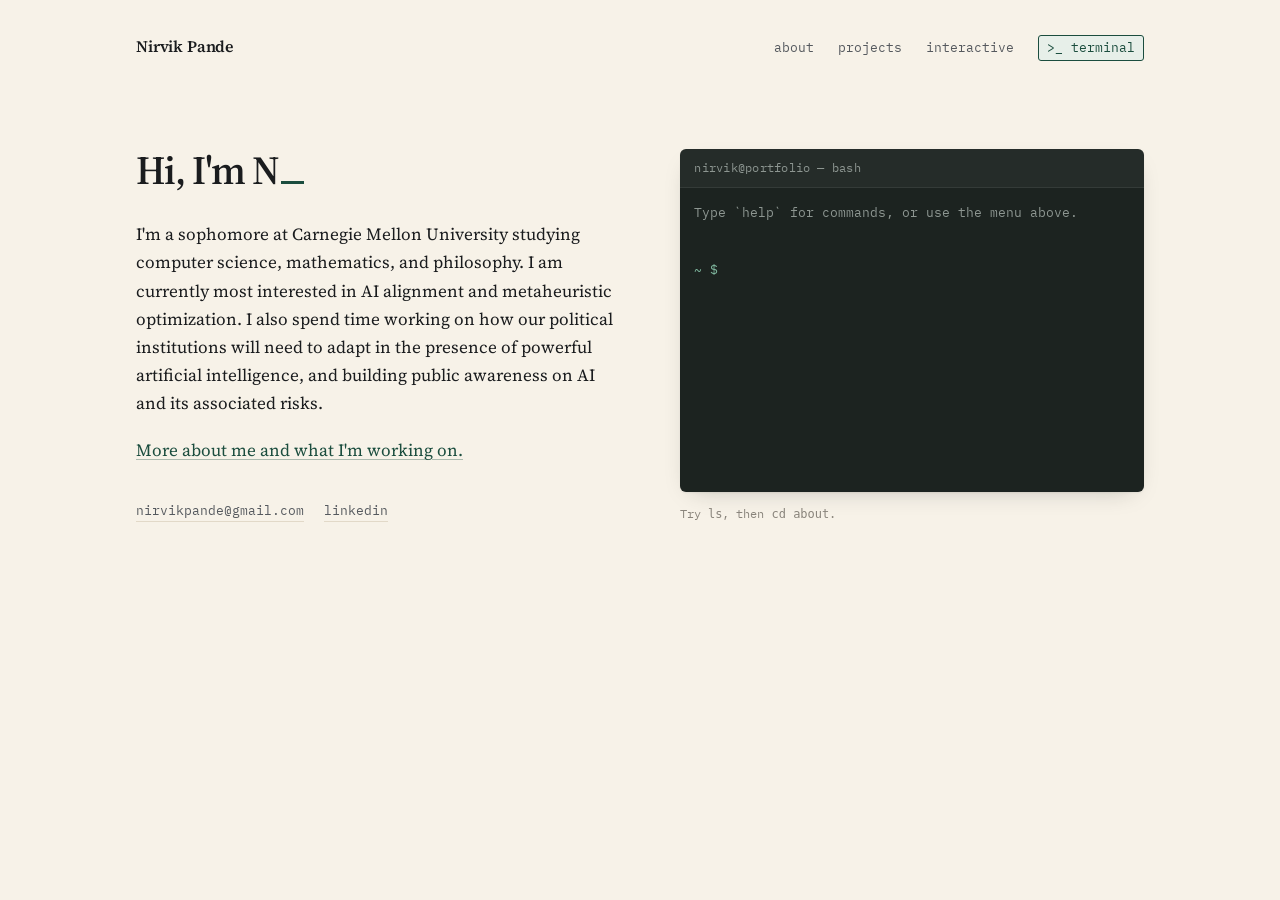
<file: index.html>
<!DOCTYPE html>
<html lang="en">
<head>
<meta charset="utf-8">
<meta name="viewport" content="width=device-width, initial-scale=1">
<title>Nirvik Pande</title>
<meta name="description" content="Nirvik Pande — computer science, mathematics, and philosophy at Carnegie Mellon.">
<meta name="theme-color" content="#F7F2E8">

<link rel="preconnect" href="https://fonts.googleapis.com">
<link rel="preconnect" href="https://fonts.gstatic.com" crossorigin>
<link href="https://fonts.googleapis.com/css2?family=IBM+Plex+Mono:wght@400;500&family=Source+Serif+4:opsz,wght@8..60,400;8..60,600&display=swap" rel="stylesheet">
<link rel="stylesheet" href="style.css?v=13">
</head>
<body data-terminal="open">

<header class="site-header">
  <p class="wordmark"><a href="index.html">Nirvik Pande</a></p>
  <nav aria-label="Primary">
    <ul>
      <li><a href="about.html">about</a></li>
      <li><a href="projects.html">projects</a></li>
      <li><a href="interactive.html">interactive</a></li>
    </ul>
  </nav>
</header>

<main class="shell">

  <div class="intro">
    <h1 data-type>Hi, I'm Nirvik.</h1>

    <p>I'm a sophomore at Carnegie Mellon University studying computer science,
    mathematics, and philosophy. I am currently most interested in AI alignment and
    metaheuristic optimization. I also spend time working on how our
    political institutions will need to adapt in the presence of powerful
    artificial intelligence, and building public awareness on AI and its
    associated risks.</p>

    <p><a href="about.html">More about me and what I'm working on.</a></p>

    <ul class="links">
      <li><a href="mailto:nirvikpande@gmail.com">nirvikpande@gmail.com</a></li>
      <li><a href="#">linkedin</a></li>
    </ul>
  </div>

  <div id="terminal-mount"></div>

</main>

<script src="terminal.js?v=13"></script>
</body>
</html>
</file>
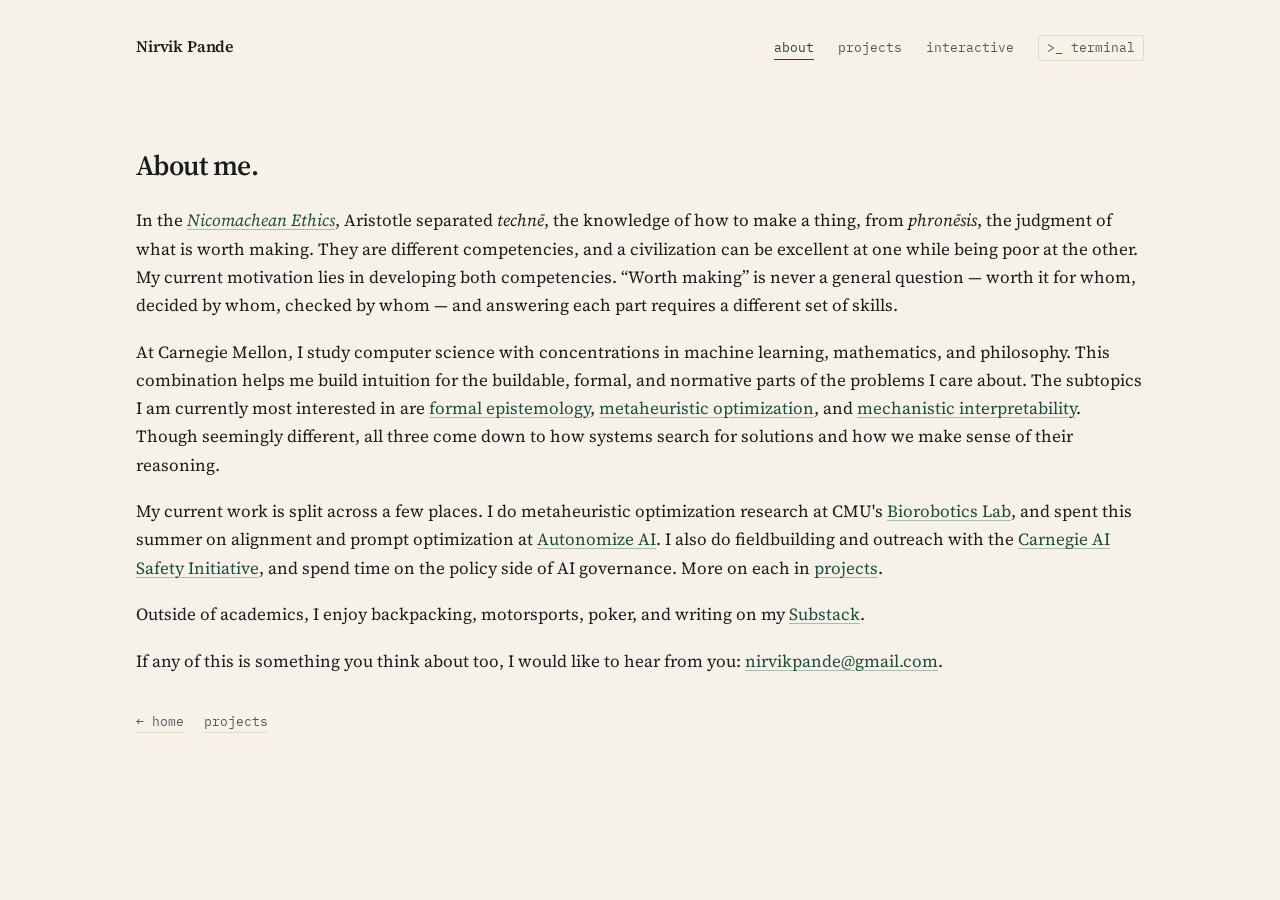
<file: about.html>
<!DOCTYPE html>
<html lang="en">
<head>
<meta charset="utf-8">
<meta name="viewport" content="width=device-width, initial-scale=1">
<title>About — Nirvik Pande</title>
<meta name="description" content="Why I work on AI safety, and what computer science, mathematics, and philosophy each contribute to the question.">
<meta name="theme-color" content="#F7F2E8">

<link rel="preconnect" href="https://fonts.googleapis.com">
<link rel="preconnect" href="https://fonts.gstatic.com" crossorigin>
<link href="https://fonts.googleapis.com/css2?family=IBM+Plex+Mono:wght@400;500&family=Source+Serif+4:opsz,wght@8..60,400;8..60,600&display=swap" rel="stylesheet">
<link rel="stylesheet" href="style.css?v=13">
</head>
<body>

<header class="site-header">
  <p class="wordmark"><a href="index.html">Nirvik Pande</a></p>
  <nav aria-label="Primary">
    <ul>
      <li><a href="about.html" aria-current="page">about</a></li>
      <li><a href="projects.html">projects</a></li>
      <li><a href="interactive.html">interactive</a></li>
    </ul>
  </nav>
</header>

<main class="shell shell-wide">

  <div class="prose essay">

    <h1 class="sub">About me.</h1>

    <p>In the <a href="https://en.wikipedia.org/wiki/Nicomachean_Ethics"><em>Nicomachean
    Ethics</em></a>, Aristotle separated <em>techn&#275;</em>, the knowledge of
    how to make a thing, from <em>phron&#275;sis</em>, the judgment of what is
    worth making. They are different competencies, and a civilization can be
    excellent at one while being poor at the other. My current motivation lies in developing both competencies.
    &ldquo;Worth making&rdquo; is never a general question &mdash; worth it for
    whom, decided by whom, checked by whom &mdash; and answering each part requires a different 
    set of skills.</p>

    <p>At Carnegie Mellon, I study computer science with concentrations in machine learning, mathematics, and philosophy. 
    This combination helps me build intuition for the buildable, formal, and normative parts of the problems I care about. 
    The subtopics I am currently most interested in are <a href="https://plato.stanford.edu/entries/formal-epistemology/">formal epistemology</a>, <a href="https://en.wikipedia.org/wiki/Metaheuristic">metaheuristic
    optimization</a>, and <a href="https://www.transformer-circuits.pub/2022/mech-interp-essay">mechanistic interpretability</a>. 
    Though seemingly different, all three come down to how systems search for solutions and how we make sense of their reasoning.</p>

    <p>My current work is split across a few places. I do metaheuristic optimization research at CMU's
    <a href="https://biorobotics.ri.cmu.edu/">Biorobotics Lab</a>, and spent this summer on
    alignment and prompt optimization at <a href="https://autonomize.ai/">Autonomize AI</a>.
    I also do fieldbuilding and outreach with the <a href="https://cmuaisafety.com/">Carnegie
    AI Safety Initiative</a>, and spend time on the policy side of AI governance. More on each
    in <a href="projects.html">projects</a>.</p>

    <p>Outside of academics, I enjoy backpacking, motorsports, poker, and writing on my <a href="https://nirvikpande.substack.com/">Substack</a>.</p>

    <p class="spaced">If any of this is something you think about too, I
    would like to hear from you:
    <a href="mailto:nirvikpande@gmail.com">nirvikpande@gmail.com</a>.</p>

    <ul class="links">
      <li><a href="index.html">&larr; home</a></li>
      <li><a href="projects.html">projects</a></li>
    </ul>

  </div>

  <div id="terminal-mount"></div>

</main>

<script src="terminal.js?v=13"></script>
</body>
</html>
</file>
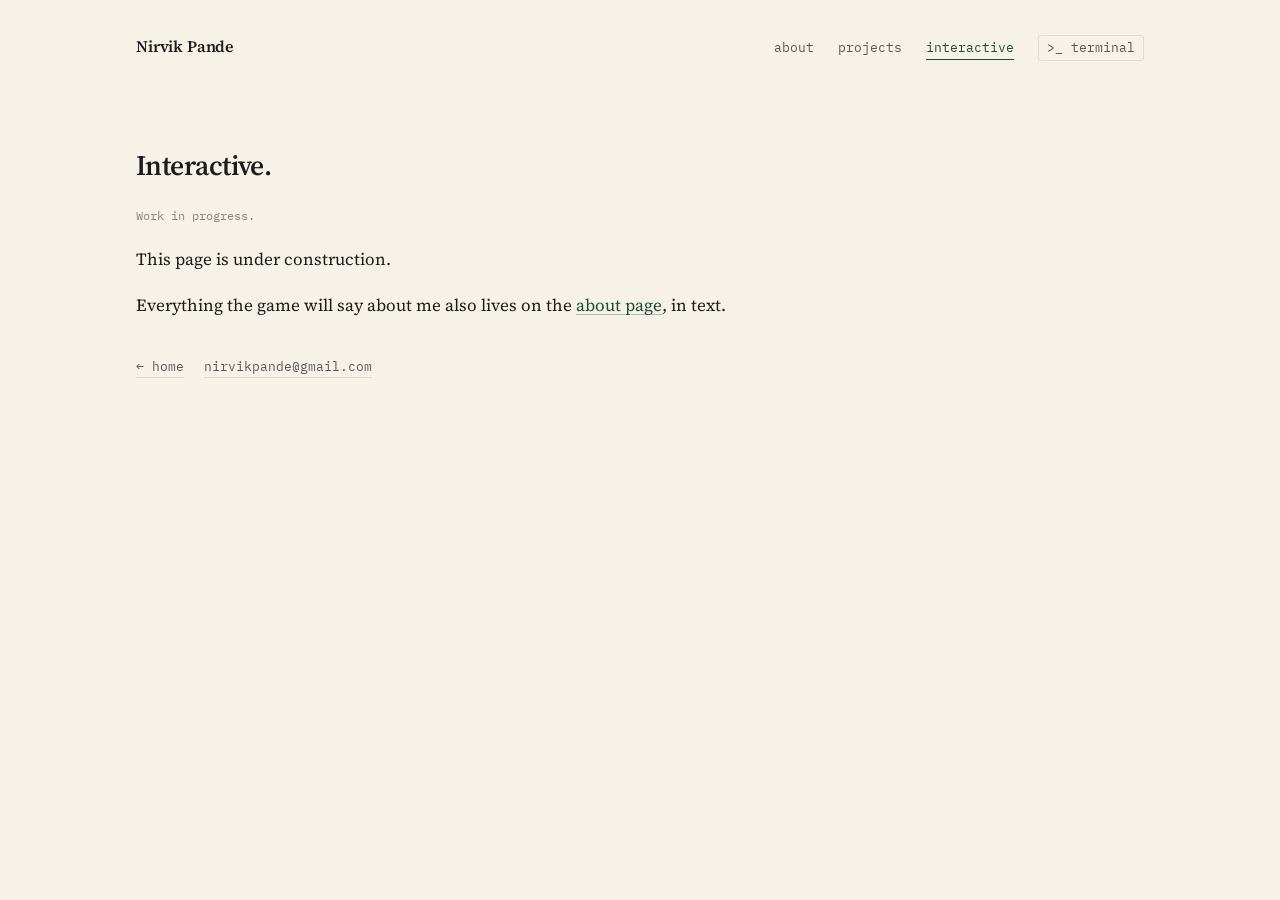
<file: interactive.html>
<!DOCTYPE html>
<html lang="en">
<head>
<meta charset="utf-8">
<meta name="viewport" content="width=device-width, initial-scale=1">
<title>Interactive — Nirvik Pande</title>
<meta name="description" content="A side-scroller through my life. Not built yet.">
<meta name="theme-color" content="#F7F2E8">

<link rel="preconnect" href="https://fonts.googleapis.com">
<link rel="preconnect" href="https://fonts.gstatic.com" crossorigin>
<link href="https://fonts.googleapis.com/css2?family=IBM+Plex+Mono:wght@400;500&family=Source+Serif+4:opsz,wght@8..60,400;8..60,600&display=swap" rel="stylesheet">
<link rel="stylesheet" href="style.css?v=13">
</head>
<body>

<header class="site-header">
  <p class="wordmark"><a href="index.html">Nirvik Pande</a></p>
  <nav aria-label="Primary">
    <ul>
      <li><a href="about.html">about</a></li>
      <li><a href="projects.html">projects</a></li>
      <li><a href="interactive.html" aria-current="page">interactive</a></li>
    </ul>
  </nav>
</header>

<main class="shell">

  <div class="prose">
    <h1 class="sub">Interactive.</h1>

    <p class="term-hint">Work in progress.</p>

    <p>This page is under construction.</p>

    <p>Everything the game will say about me also lives on the
    <a href="about.html">about page</a>, in text.</p>

    <ul class="links">
      <li><a href="index.html">&larr; home</a></li>
      <li><a href="mailto:nirvikpande@gmail.com">nirvikpande@gmail.com</a></li>
    </ul>
  </div>

  <div id="terminal-mount"></div>

</main>

<script src="terminal.js?v=13"></script>
</body>
</html>
</file>
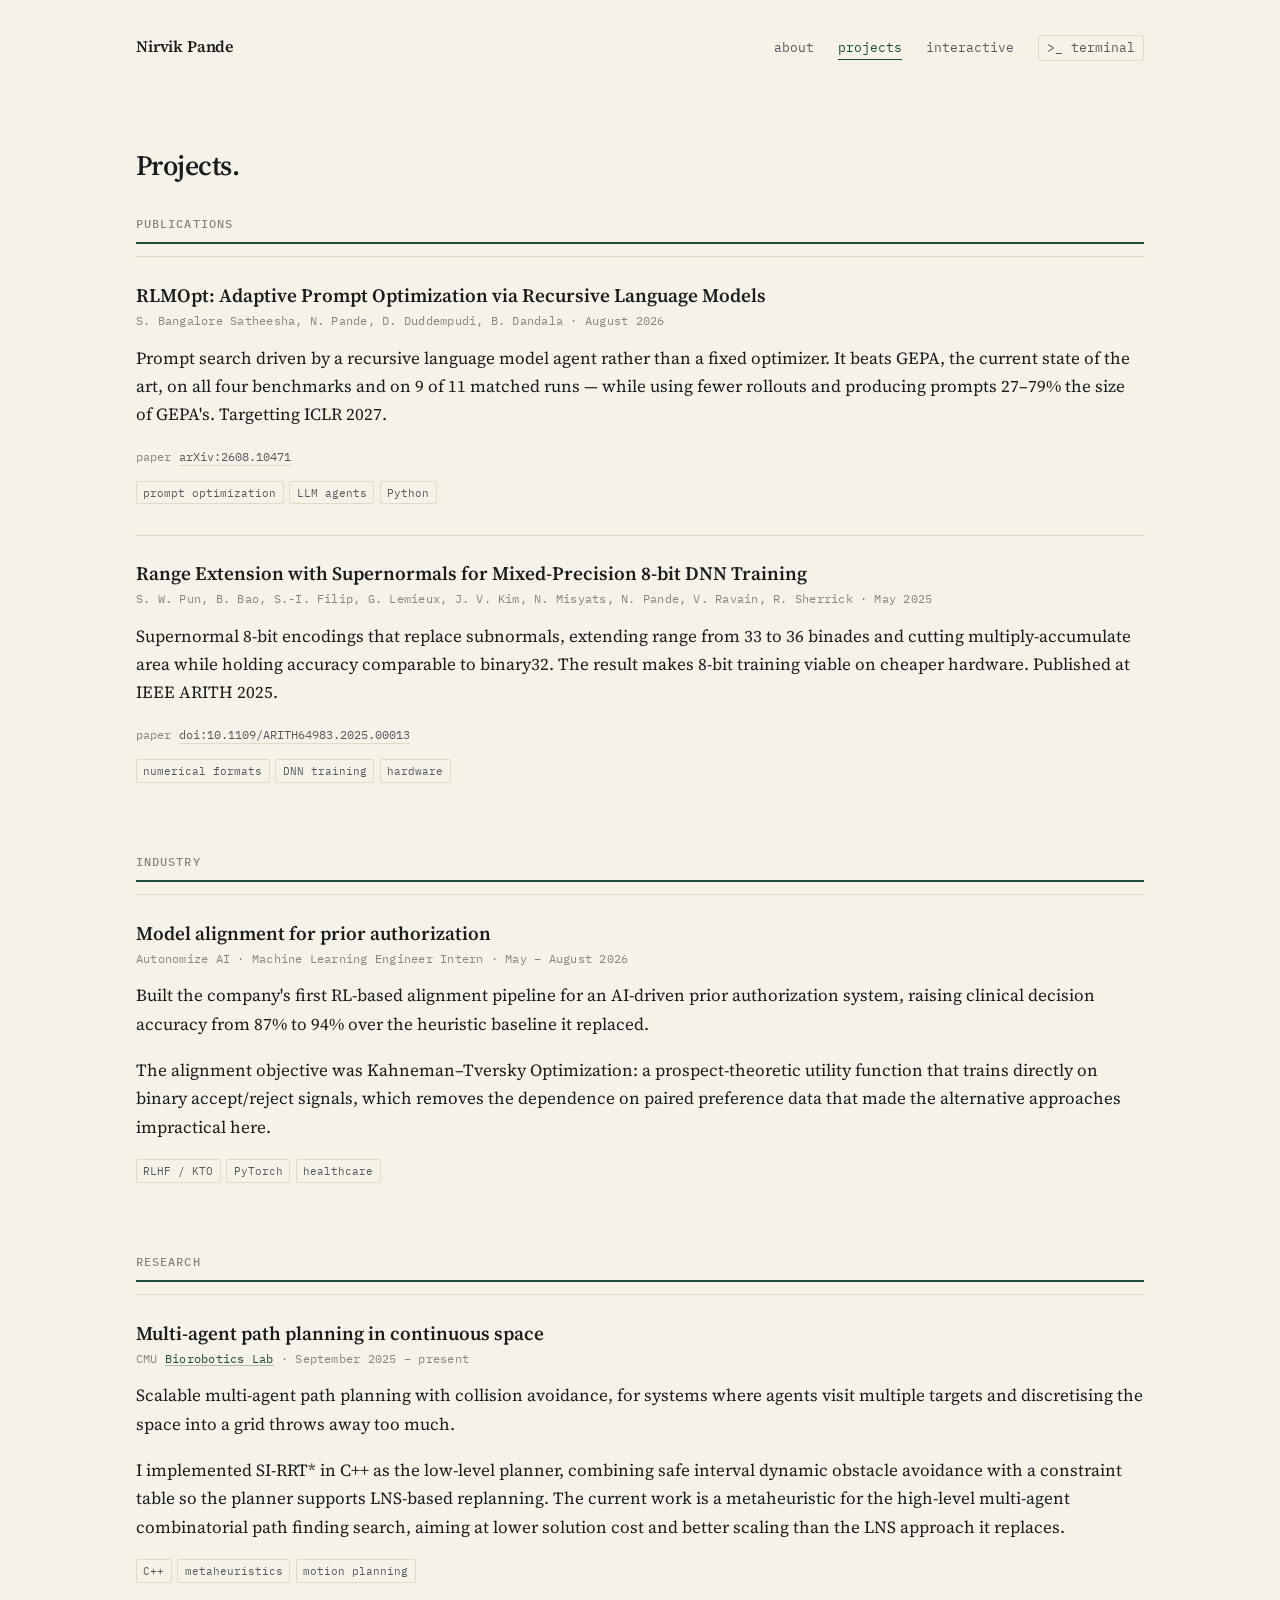
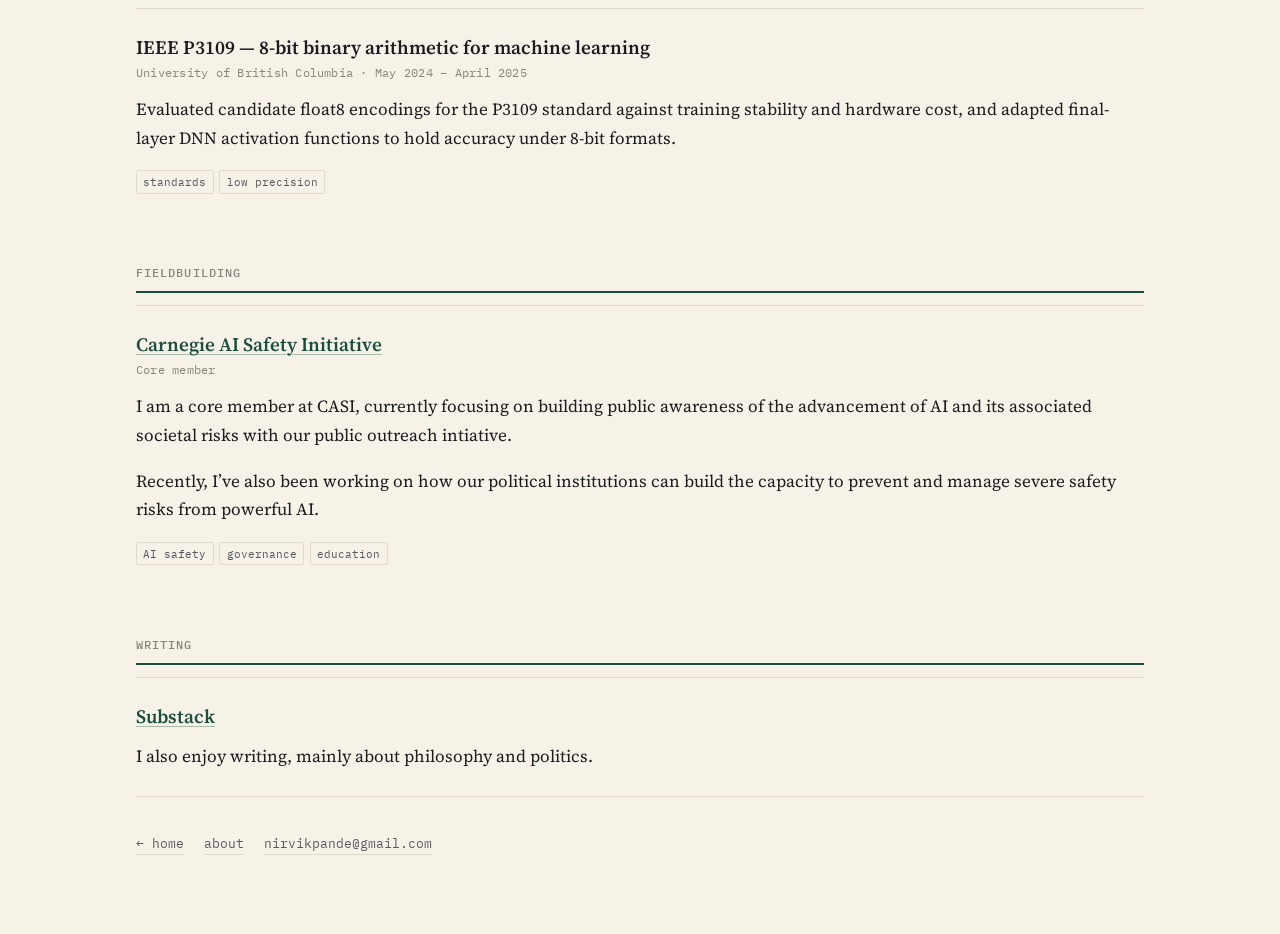
<file: projects.html>
<!DOCTYPE html>
<html lang="en">
<head>
<meta charset="utf-8">
<meta name="viewport" content="width=device-width, initial-scale=1">
<title>Projects — Nirvik Pande</title>
<meta name="description" content="Research in prompt optimization, multi-agent path planning, and low-precision arithmetic for machine learning.">
<meta name="theme-color" content="#F7F2E8">

<link rel="preconnect" href="https://fonts.googleapis.com">
<link rel="preconnect" href="https://fonts.gstatic.com" crossorigin>
<link href="https://fonts.googleapis.com/css2?family=IBM+Plex+Mono:wght@400;500&family=Source+Serif+4:opsz,wght@8..60,400;8..60,600&display=swap" rel="stylesheet">
<link rel="stylesheet" href="style.css?v=13">
</head>
<body>

<header class="site-header">
  <p class="wordmark"><a href="index.html">Nirvik Pande</a></p>
  <nav aria-label="Primary">
    <ul>
      <li><a href="about.html">about</a></li>
      <li><a href="projects.html" aria-current="page">projects</a></li>
      <li><a href="interactive.html">interactive</a></li>
    </ul>
  </nav>
</header>

<main class="shell shell-wide">

  <div class="prose essay">

    <h1 class="sub">Projects.</h1>

    <h2>Publications</h2>

    <div class="entry">
      <h3>RLMOpt: Adaptive Prompt Optimization via Recursive Language Models</h3>
      <p class="meta">S. Bangalore Satheesha, N. Pande, D. Duddempudi, B. Dandala &middot; August 2026</p>
      <p>Prompt search driven by a recursive language model agent rather than a
      fixed optimizer. It beats GEPA, the current state of the art, on all four
      benchmarks and on 9 of 11 matched runs &mdash; while using fewer rollouts
      and producing prompts 27&ndash;79% the size of GEPA's. Targetting ICLR 2027.</p>
      <ul class="refs">
        <li><span class="label">paper</span><a href="https://arxiv.org/abs/2608.10471">arXiv:2608.10471</a></li>
      <ul class="tags">
        <li>prompt optimization</li>
        <li>LLM agents</li>
        <li>Python</li>
      </ul>
    </div>

    <div class="entry">
      <h3>Range Extension with Supernormals for Mixed-Precision 8-bit DNN Training</h3>
      <p class="meta">S. W. Pun, B. Bao, S.-I. Filip, G. Lemieux, J. V. Kim, N. Misyats, N. Pande, V. Ravain, R. Sherrick &middot; May 2025</p>
      <p>Supernormal 8-bit encodings that replace subnormals, extending range
      from 33 to 36 binades and cutting multiply-accumulate area while holding
      accuracy comparable to binary32. The result makes 8-bit training viable
      on cheaper hardware. Published at IEEE ARITH 2025.</p>
      <ul class="refs">
        <li><span class="label">paper</span><a href="https://doi.org/10.1109/ARITH64983.2025.00013">doi:10.1109/ARITH64983.2025.00013</a></li>
      </ul>
      <ul class="tags">
        <li>numerical formats</li>
        <li>DNN training</li>
        <li>hardware</li>
      </ul>
    </div>

    
    <h2>Industry</h2>

    <div class="entry">
      <h3>Model alignment for prior authorization</h3>
      <p class="meta">Autonomize AI &middot; Machine Learning Engineer Intern &middot; May &ndash; August 2026</p>
      <p>Built the company's first RL-based alignment pipeline for an AI-driven
      prior authorization system, raising clinical decision accuracy from 87% to
      94% over the heuristic baseline it replaced.</p>
      <p>The alignment objective was Kahneman&ndash;Tversky Optimization: a
      prospect-theoretic utility function that trains directly on binary
      accept/reject signals, which removes the dependence on paired preference
      data that made the alternative approaches impractical here.</p>
      <ul class="tags">
        <li>RLHF / KTO</li>
        <li>PyTorch</li>
        <li>healthcare</li>
      </ul>
    </div>


    <h2>Research</h2>

    <div class="entry">
      <h3>Multi-agent path planning in continuous space</h3>
      <p class="meta">CMU <a href="https://biorobotics.ri.cmu.edu/">Biorobotics Lab</a> &middot; September 2025 &ndash; present</p>
      <p>Scalable multi-agent path planning with collision avoidance, for
      systems where agents visit multiple targets and discretising the space
      into a grid throws away too much.</p>
      <p>I implemented SI-RRT* in C++ as the low-level planner, combining safe
      interval dynamic obstacle avoidance with a constraint table so the
      planner supports LNS-based replanning. The current work is a metaheuristic
      for the high-level multi-agent combinatorial path finding search, aiming
      at lower solution cost and better scaling than the LNS approach it
      replaces.</p>
      <ul class="tags">
        <li>C++</li>
        <li>metaheuristics</li>
        <li>motion planning</li>
      </ul>
    </div>

    <div class="entry">
      <h3>IEEE P3109 &mdash; 8-bit binary arithmetic for machine learning</h3>
      <p class="meta">University of British Columbia &middot; May 2024 &ndash; April 2025</p>
      <p>Evaluated candidate float8 encodings for the P3109 standard against
      training stability and hardware cost, and adapted final-layer DNN
      activation functions to hold accuracy under 8-bit formats.</p>
      <ul class="tags">
        <li>standards</li>
        <li>low precision</li>
      </ul>
    </div>

    <h2>Fieldbuilding</h2>

    <div class="entry">
      <h3><a href="https://cmuaisafety.com/">Carnegie AI Safety Initiative</a></h3>
      <p class="meta">Core member</p>
      <p>I am a core member at CASI, currently focusing on building public awareness of the advancement of AI and its associated societal risks with our public outreach intiative.</p>

      <p>Recently, I’ve also been working on how our political institutions can build the capacity to prevent and manage severe safety risks from powerful AI.</p>
      <ul class="tags">
        <li>AI safety</li>
        <li>governance</li>
        <li>education</li>
      </ul>
    </div>

    <h2>Writing</h2>

    <div class="entry">
      <h3><a href="https://nirvikpande.substack.com/">Substack</a></h3>
      <p>I also enjoy writing, mainly about philosophy and politics.</p>
    </div>

    <ul class="links">
      <li><a href="index.html">&larr; home</a></li>
      <li><a href="about.html">about</a></li>
      <li><a href="mailto:nirvikpande@gmail.com">nirvikpande@gmail.com</a></li>
    </ul>

  </div>

  <div id="terminal-mount"></div>

</main>

<script src="terminal.js?v=13"></script>
</body>
</html>
</file>
<file: style.css>
/* ============================================================
   style.css
   Warm off-white, serif text, one dark terminal panel.
   ============================================================ */

:root {
  --paper:       #F7F2E8;
  --paper-sunk:  #EFE7D8;
  --ink:         #1A1C1E;
  --ink-mid:     #55595E;
  --ink-soft:    #8A857C;
  --rule:        #E2D9C8;
  --accent:      #1B4D3E;
  --accent-wash: #E7EFE9;

  --term-bg:     #1C2320;
  --term-fg:     #E6E2D8;
  --term-dim:    #8D9691;
  --term-prompt: #7FB79E;
  --term-warn:   #D2A05C;

  --serif: "Source Serif 4", Charter, Georgia, "Times New Roman", serif;
  --mono:  "IBM Plex Mono", ui-monospace, SFMono-Regular, Menlo, monospace;

  --shell: 66rem;   /* full page width */
  --prose: 33rem;        /* measure when the terminal is open */
  --prose-wide: 44rem;   /* measure when it is closed */
  --side:  29rem;   /* terminal column */
}

*, *::before, *::after { box-sizing: border-box; }

html { -webkit-text-size-adjust: 100%; }

body {
  margin: 0;
  background: var(--paper);
  color: var(--ink);
  font-family: var(--serif);
  font-size: 1.0625rem;
  line-height: 1.66;
  text-rendering: optimizeLegibility;
  -webkit-font-smoothing: antialiased;
}

::selection { background: var(--accent-wash); color: var(--accent); }

:focus-visible {
  outline: 2px solid var(--accent);
  outline-offset: 3px;
  border-radius: 2px;
}

/* ============================================================
   header
   ============================================================ */

.site-header {
  max-width: var(--shell);
  margin: 0 auto;
  padding: 2rem 1.5rem;
  display: flex;
  flex-wrap: wrap;
  align-items: baseline;
  justify-content: space-between;
  gap: 0.75rem 2rem;
}

.wordmark {
  margin: 0;
  font-size: 1rem;
  font-weight: 600;
  letter-spacing: -0.01em;
}

.wordmark a { color: var(--ink); text-decoration: none; }
.wordmark a:hover { color: var(--accent); }

.site-header nav ul {
  display: flex;
  gap: 1.5rem;
  list-style: none;
  margin: 0;
  padding: 0;
}

.site-header nav a {
  font-family: var(--mono);
  font-size: 0.8125rem;
  color: var(--ink-mid);
  text-decoration: none;
  padding-bottom: 3px;
  border-bottom: 1px solid transparent;
  transition: color 0.16s ease, border-color 0.16s ease;
}

.site-header nav a:hover,
.site-header nav a[aria-current="page"] {
  color: var(--accent);
  border-bottom-color: var(--accent);
}

/* toggle */

.term-toggle {
  font-family: var(--mono);
  font-size: 0.8125rem;
  color: var(--ink-mid);
  background: none;
  border: 1px solid var(--rule);
  border-radius: 3px;
  padding: 0.15rem 0.5rem;
  cursor: pointer;
  line-height: 1.5;
  transition: color 0.16s ease, border-color 0.16s ease, background 0.16s ease;
}

.term-toggle:hover {
  color: var(--accent);
  border-color: var(--accent);
}

.term-toggle[aria-expanded="true"] {
  color: var(--accent);
  border-color: var(--accent);
  background: var(--accent-wash);
}

/* ============================================================
   home layout — intro left, terminal right
   ============================================================ */

.shell {
  max-width: var(--shell);
  margin: 0 auto;
  padding: 3.5rem 1.5rem 5rem;
  display: grid;
  grid-template-columns: minmax(0, 1fr);
  gap: 3.5rem;
  align-items: start;
}

/* Opening the terminal carves a column out of the right side.
   The container never changes width, so the left edge of the
   text never moves. */
body.term-open .shell {
  grid-template-columns: minmax(0, 1fr) var(--side);
}

#terminal-mount { display: none; }
body.term-open #terminal-mount { display: block; }

body.term-open .term {
  animation: term-in 0.22s ease-out both;
}

@keyframes term-in {
  from { opacity: 0; transform: translateY(-6px); }
  to   { opacity: 1; transform: none; }
}

/* Closed: the text runs wider. Open: it tightens to make room. */
.shell .prose,
.shell .intro { max-width: var(--prose-wide); }

body.term-open .shell .prose,
body.term-open .shell .intro { max-width: var(--prose); }

/* about.html: no measure cap, so the text fills the container and its
   right edge lands under the right edge of the header nav. .shell and
   .site-header share --shell and the same 1.5rem padding — that is what
   makes them line up, so change both or neither.
   These rules must stay AFTER the two above: same specificity would let
   source order decide, so .shell.shell-wide adds a class to win outright. */
.shell.shell-wide .prose,
body.term-open .shell.shell-wide .prose { max-width: none; }

.intro h1 {
  font-size: 2.5rem;
  font-weight: 600;
  line-height: 1.08;
  letter-spacing: -0.025em;
  margin: 0 0 1.75rem;   /* no motto/school line under the name now */
}

.intro .school {
  font-family: var(--mono);
  font-size: 0.8125rem;
  color: var(--ink-soft);
  letter-spacing: 0.02em;
  margin: 0 0 1.75rem;
}

.intro .motto {
  font-size: 1rem;
  font-style: italic;
  color: var(--ink-mid);
  margin: 0 0 1.75rem;
}

.intro .motto cite {
  font-family: var(--mono);
  font-size: 0.75rem;
  font-style: normal;
  letter-spacing: 0.02em;
  color: var(--ink-soft);
  margin-left: 0.5rem;
}

.intro p { margin: 0 0 1.15rem; }

@media (max-width: 62rem) {
  body.term-open .shell {
    grid-template-columns: minmax(0, 1fr);
  }
  .shell .prose, .shell .intro,
  body.term-open .shell .prose,
  body.term-open .shell .intro { max-width: none; }
  .shell { gap: 2.5rem; padding-top: 2.5rem; }
  .intro h1 { font-size: 2rem; }
}

/* ============================================================
   links
   ============================================================ */

a {
  color: var(--accent);
  text-decoration: underline;
  text-decoration-thickness: 1px;
  text-underline-offset: 0.16em;
  text-decoration-color: color-mix(in srgb, var(--accent) 34%, transparent);
  transition: text-decoration-color 0.16s ease;
}

a:hover { text-decoration-color: var(--accent); }

.links {
  display: flex;
  flex-wrap: wrap;
  gap: 0.4rem 1.25rem;
  list-style: none;
  margin: 2.25rem 0 0;
  padding: 0;
  font-family: var(--mono);
  font-size: 0.8125rem;
}

.links a {
  color: var(--ink-mid);
  text-decoration: none;
  padding-bottom: 2px;
  border-bottom: 1px solid var(--rule);
  transition: color 0.16s ease, border-color 0.16s ease;
}

.links a:hover { color: var(--accent); border-bottom-color: var(--accent); }

/* ============================================================
   terminal
   ============================================================ */

.term {
  background: var(--term-bg);
  border-radius: 6px;
  overflow: hidden;
  font-family: var(--mono);
  font-size: 0.8125rem;
  line-height: 1.7;
  box-shadow: 0 1px 2px rgba(26, 28, 30, 0.06),
              0 8px 24px -12px rgba(26, 28, 30, 0.28);
}

.term-bar {
  padding: 0.55rem 0.9rem;
  background: rgba(255, 255, 255, 0.04);
  border-bottom: 1px solid rgba(255, 255, 255, 0.07);
  color: var(--term-dim);
  font-size: 0.75rem;
  letter-spacing: 0.02em;
}

.term-body {
  padding: 0.9rem;
  height: 19rem;
  overflow-y: auto;
  color: var(--term-fg);
  cursor: text;
  scrollbar-width: thin;
  scrollbar-color: #3A423E transparent;
}

.term-body::-webkit-scrollbar { width: 8px; }
.term-body::-webkit-scrollbar-thumb {
  background: #3A423E;
  border-radius: 4px;
}

.term-line { white-space: pre-wrap; word-break: break-word; margin: 0; }
.term-dim  { color: var(--term-dim); }
.term-warn { color: var(--term-warn); }
.term-ok   { color: var(--term-prompt); }

.term-body a { color: var(--term-prompt); text-decoration-color: currentColor; }

/* input row */
.term-row { display: flex; align-items: baseline; gap: 0.5rem; }

.term-prompt {
  color: var(--term-prompt);
  flex: none;
  user-select: none;
}

.term-input {
  flex: 1 1 auto;
  min-width: 0;
  background: none;
  border: 0;
  padding: 0;
  color: var(--term-fg);
  font: inherit;
  caret-color: var(--term-prompt);
}

.term-input:focus { outline: none; }

.term-hint {
  margin: 0.75rem 0 0;
  font-family: var(--mono);
  font-size: 0.75rem;
  color: var(--ink-soft);
}

/* ============================================================
   essay
   ============================================================ */

.epigraph {
  margin: 0 0 3rem;
  padding-left: 1.15rem;
  border-left: 2px solid var(--rule);
  color: var(--ink-mid);
}

.epigraph p {
  margin: 0 0 0.5rem;
  font-size: 1.0625rem;
  font-style: italic;
  line-height: 1.55;
}

.epigraph cite {
  display: block;
  font-family: var(--mono);
  font-size: 0.75rem;
  font-style: normal;
  letter-spacing: 0.02em;
  color: var(--ink-soft);
}

.essay p { margin: 0 0 1.3rem; }

.essay .lede {
  font-size: 1.1875rem;
  line-height: 1.55;
}

/* Section break: three marks, no heading. Keeps the essay reading as
   one argument instead of four labelled boxes. */
.essay .turn {
  margin: 2.5rem 0;
  text-align: center;
  color: var(--ink-soft);
  letter-spacing: 0.75em;
  font-size: 0.75rem;
  user-select: none;
}

/* ============================================================
   project entries
   ============================================================ */

/* Section headings inside .essay override the small mono .page h2.
   Serif, near-black, with a rule under them so they read as real
   divisions rather than metadata. */
.essay h2 {
  font-family: var(--serif);
  font-size: 1.5rem;
  font-weight: 600;
  letter-spacing: -0.015em;
  text-transform: none;
  color: var(--ink);
  margin: 3.5rem 0 0.25rem;
  padding-bottom: 0.5rem;
  border-bottom: 2px solid var(--accent);
}

.essay h2:first-of-type { margin-top: 2rem; }

.entry {
  border-top: 1px solid var(--rule);
  padding: 1.6rem 0;
}

.entry:last-of-type { border-bottom: 1px solid var(--rule); }

.entry h3 {
  font-size: 1.1875rem;
  font-weight: 600;
  line-height: 1.3;
  margin: 0 0 0.2rem;
}

.entry .meta {
  font-family: var(--mono);
  font-size: 0.75rem;
  letter-spacing: 0.02em;
  color: var(--ink-soft);
  margin: 0 0 0.8rem;
}

.entry p { margin: 0 0 0.75rem; }
.entry p:last-child { margin-bottom: 0; }

/* When a title is followed straight by prose (no metadata line),
   the title needs its own breathing room. Entries that do have a
   .meta line keep the tight 0.2rem above. */
.entry h3 + p:not(.meta) { margin-top: 0.85rem; }

.entry .refs {
  list-style: none;
  padding: 0;
  margin: 0.85rem 0 0;
  font-family: var(--mono);
  font-size: 0.75rem;
}

.entry .refs li { margin-bottom: 0.3rem; }

.entry .refs .label {
  color: var(--ink-soft);
  margin-right: 0.5rem;
}

.entry .refs a {
  color: var(--ink-mid);
  text-decoration: none;
  border-bottom: 1px solid var(--rule);
  padding-bottom: 1px;
  transition: color 0.16s ease, border-color 0.16s ease;
}

.entry .refs a:hover { color: var(--accent); border-bottom-color: var(--accent); }

.entry .refs .pending {
  color: var(--ink-soft);
  font-style: italic;
}

.entry .tags {
  display: flex;
  flex-wrap: wrap;
  gap: 0.35rem;
  list-style: none;
  padding: 0;
  margin: 0.9rem 0 0;
}

.entry .tags li {
  font-family: var(--mono);
  font-size: 0.6875rem;
  color: var(--ink-mid);
  border: 1px solid var(--rule);
  border-radius: 2px;
  padding: 0.1rem 0.4rem;
}

/* ============================================================
   typed headline
   ============================================================ */

.caret {
  display: inline-block;
  width: 0.56em;
  margin-left: 0.06em;
  border-bottom: 0.09em solid var(--accent);
  animation: blink 1.05s steps(1) infinite;
  vertical-align: baseline;
}

@keyframes blink { 50% { opacity: 0; } }

/* ============================================================
   inner pages
   ============================================================ */

.prose h1.sub {
  font-size: 1.75rem;
  font-weight: 600;
  letter-spacing: -0.02em;
  line-height: 1.2;
  margin: 0 0 1.5rem;
}

.prose h2 {
  font-family: var(--mono);
  font-size: 0.75rem;
  font-weight: 500;
  letter-spacing: 0.09em;
  text-transform: uppercase;
  color: var(--ink-soft);
  margin: 2.75rem 0 0.75rem;
}

.prose p { margin: 0 0 1.15rem; }

.spaced { margin-top: 2.25rem; }

@media (prefers-reduced-motion: reduce) {
  .caret { animation: none; }
  body.term-open .term { animation: none; }
  *, *::before, *::after {
    transition-duration: 0.01ms !important;
    animation-duration: 0.01ms !important;
  }
}
</file>
